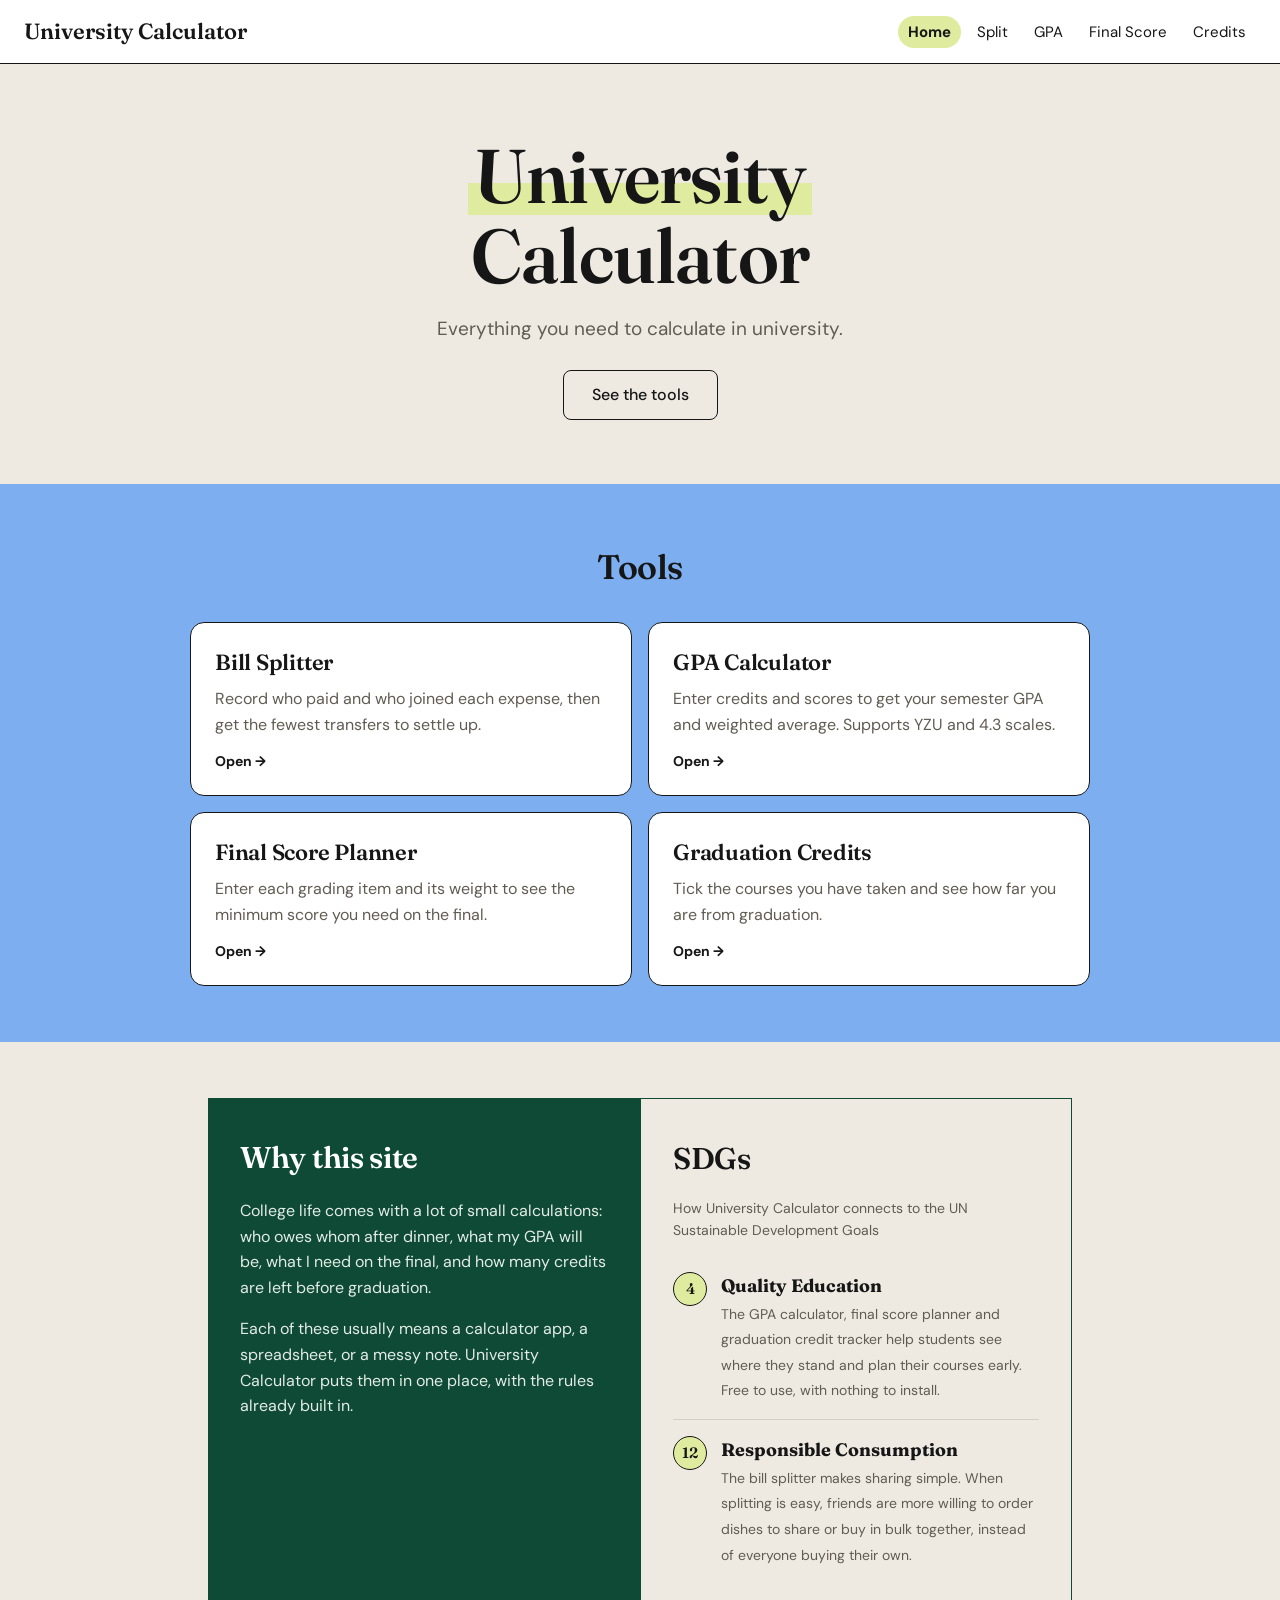
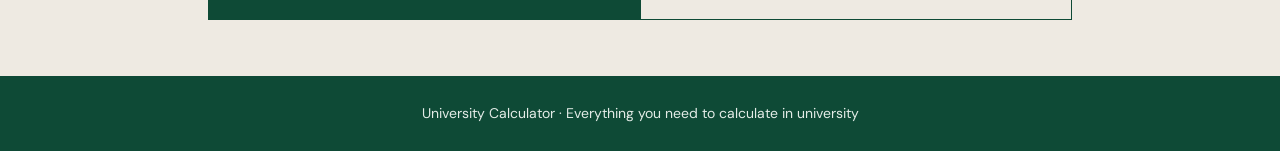
<file: index.html>
<!DOCTYPE html>
<html lang="en">
<head>
  <meta charset="UTF-8">
  <meta name="viewport" content="width=device-width, initial-scale=1.0">
  <title>University Calculator | Everything you need to calculate in university</title>
  <link rel="preconnect" href="https://fonts.googleapis.com">
  <link rel="preconnect" href="https://fonts.gstatic.com" crossorigin>
  <link href="https://fonts.googleapis.com/css2?family=DM+Sans:wght@400;500;700&family=Fraunces:opsz,wght@9..144,500;9..144,600&display=swap" rel="stylesheet">
  <link rel="stylesheet" href="style.css">
</head>
<body>

  <header class="site-header">
    <a class="logo" href="index.html">University Calculator</a>
    <nav>
      <a href="index.html" class="active">Home</a>
      <a href="split.html">Split</a>
      <a href="gpa.html">GPA</a>
      <a href="final.html">Final Score</a>
      <a href="credits.html">Credits</a>
    </nav>
  </header>

  <!-- Hero -->
  <section class="hero">
    <h1><span class="hl">University</span><br>Calculator</h1>
    <p>Everything you need to calculate in university.</p>
    <a class="btn-outline" href="#tools">See the tools</a>
  </section>

  <!-- Tools -->
  <section class="band-blue" id="tools">
    <div class="band-inner">
      <h2>Tools</h2>
      <div class="feature-grid">
        <a class="card feature-card" href="split.html">
          <h3>Bill Splitter</h3>
          <p>Record who paid and who joined each expense, then get the fewest transfers to settle up.</p>
          <span class="go">Open →</span>
        </a>
        <a class="card feature-card" href="gpa.html">
          <h3>GPA Calculator</h3>
          <p>Enter credits and scores to get your semester GPA and weighted average. Supports YZU and 4.3 scales.</p>
          <span class="go">Open →</span>
        </a>
        <a class="card feature-card" href="final.html">
          <h3>Final Score Planner</h3>
          <p>Enter each grading item and its weight to see the minimum score you need on the final.</p>
          <span class="go">Open →</span>
        </a>
        <a class="card feature-card" href="credits.html">
          <h3>Graduation Credits</h3>
          <p>Tick the courses you have taken and see how far you are from graduation.</p>
          <span class="go">Open →</span>
        </a>
      </div>
    </div>
  </section>

  <!-- Why + SDG -->
  <section class="split-section">
    <div class="green-card">
      <h2>Why this site</h2>
      <p>
        College life comes with a lot of small calculations: who owes whom after dinner,
        what my GPA will be, what I need on the final, and how many credits are left before graduation.
      </p>
      <p>
        Each of these usually means a calculator app, a spreadsheet, or a messy note.
        University Calculator puts them in one place, with the rules already built in.
      </p>
    </div>
    <div class="plain-card">
      <h2>SDGs</h2>
      <p class="hint">How University Calculator connects to the UN Sustainable Development Goals</p>
      <ul class="line-list">
        <li><span class="tick sdg-num">4</span><div><strong>Quality Education</strong><br><span class="hint">The GPA calculator, final score planner and graduation credit tracker help students see where they stand and plan their courses early. Free to use, with nothing to install.</span></div></li>
        <li><span class="tick sdg-num">12</span><div><strong>Responsible Consumption</strong><br><span class="hint">The bill splitter makes sharing simple. When splitting is easy, friends are more willing to order dishes to share or buy in bulk together, instead of everyone buying their own.</span></div></li>
      </ul>
    </div>
  </section>

  <footer>
    University Calculator · Everything you need to calculate in university
  </footer>

</body>
</html>
</file>
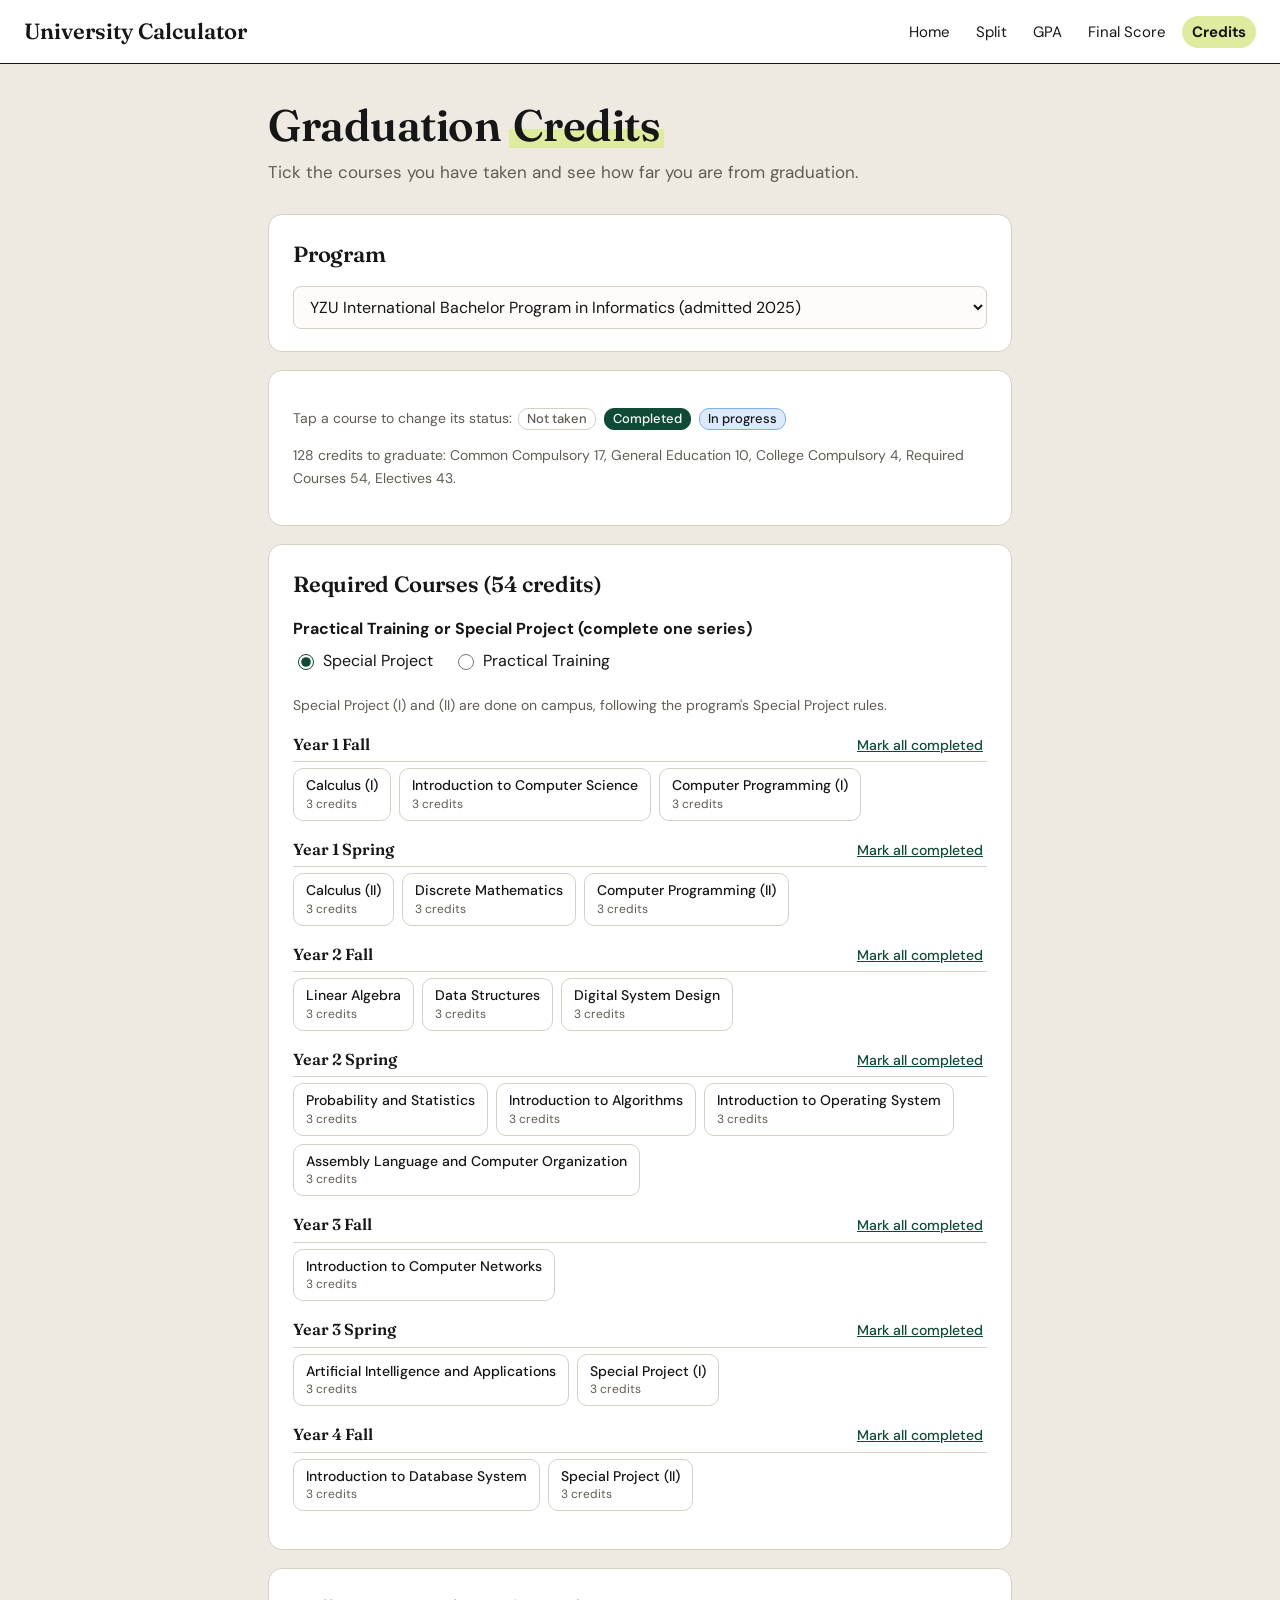
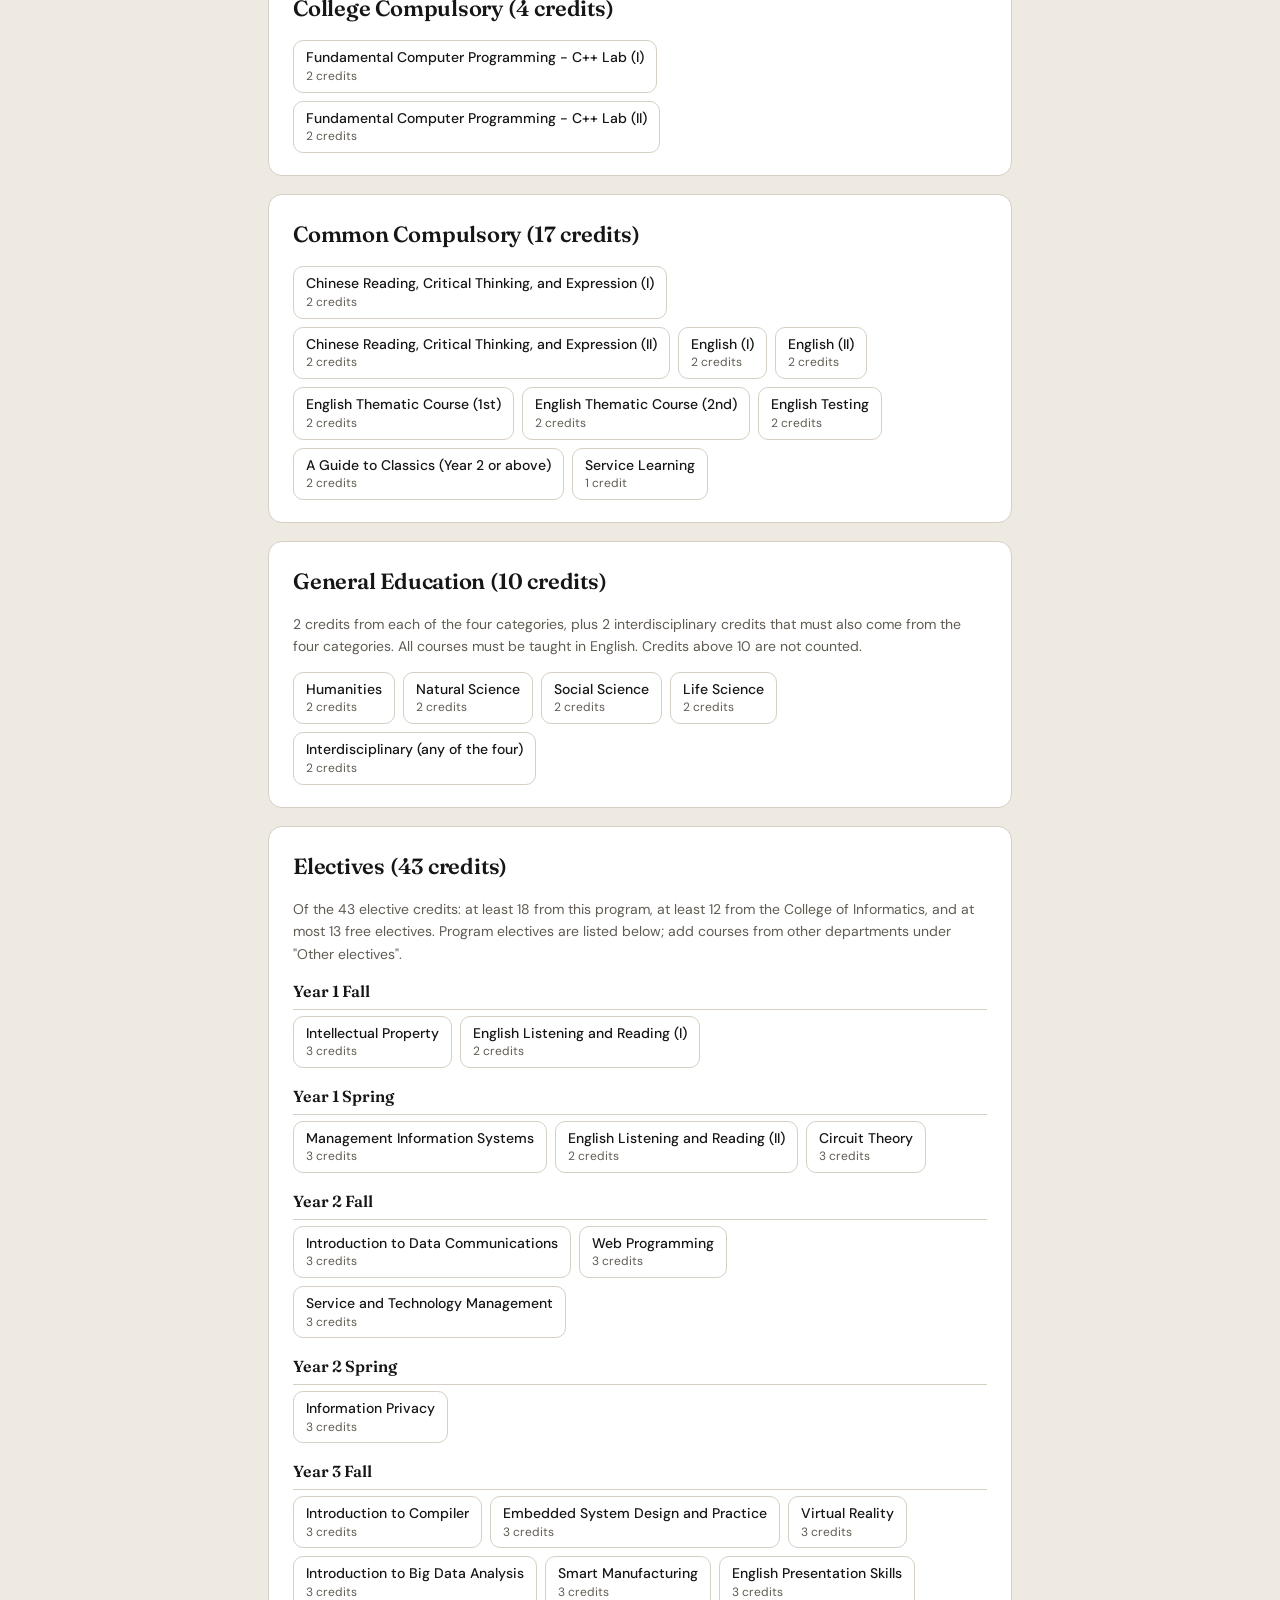
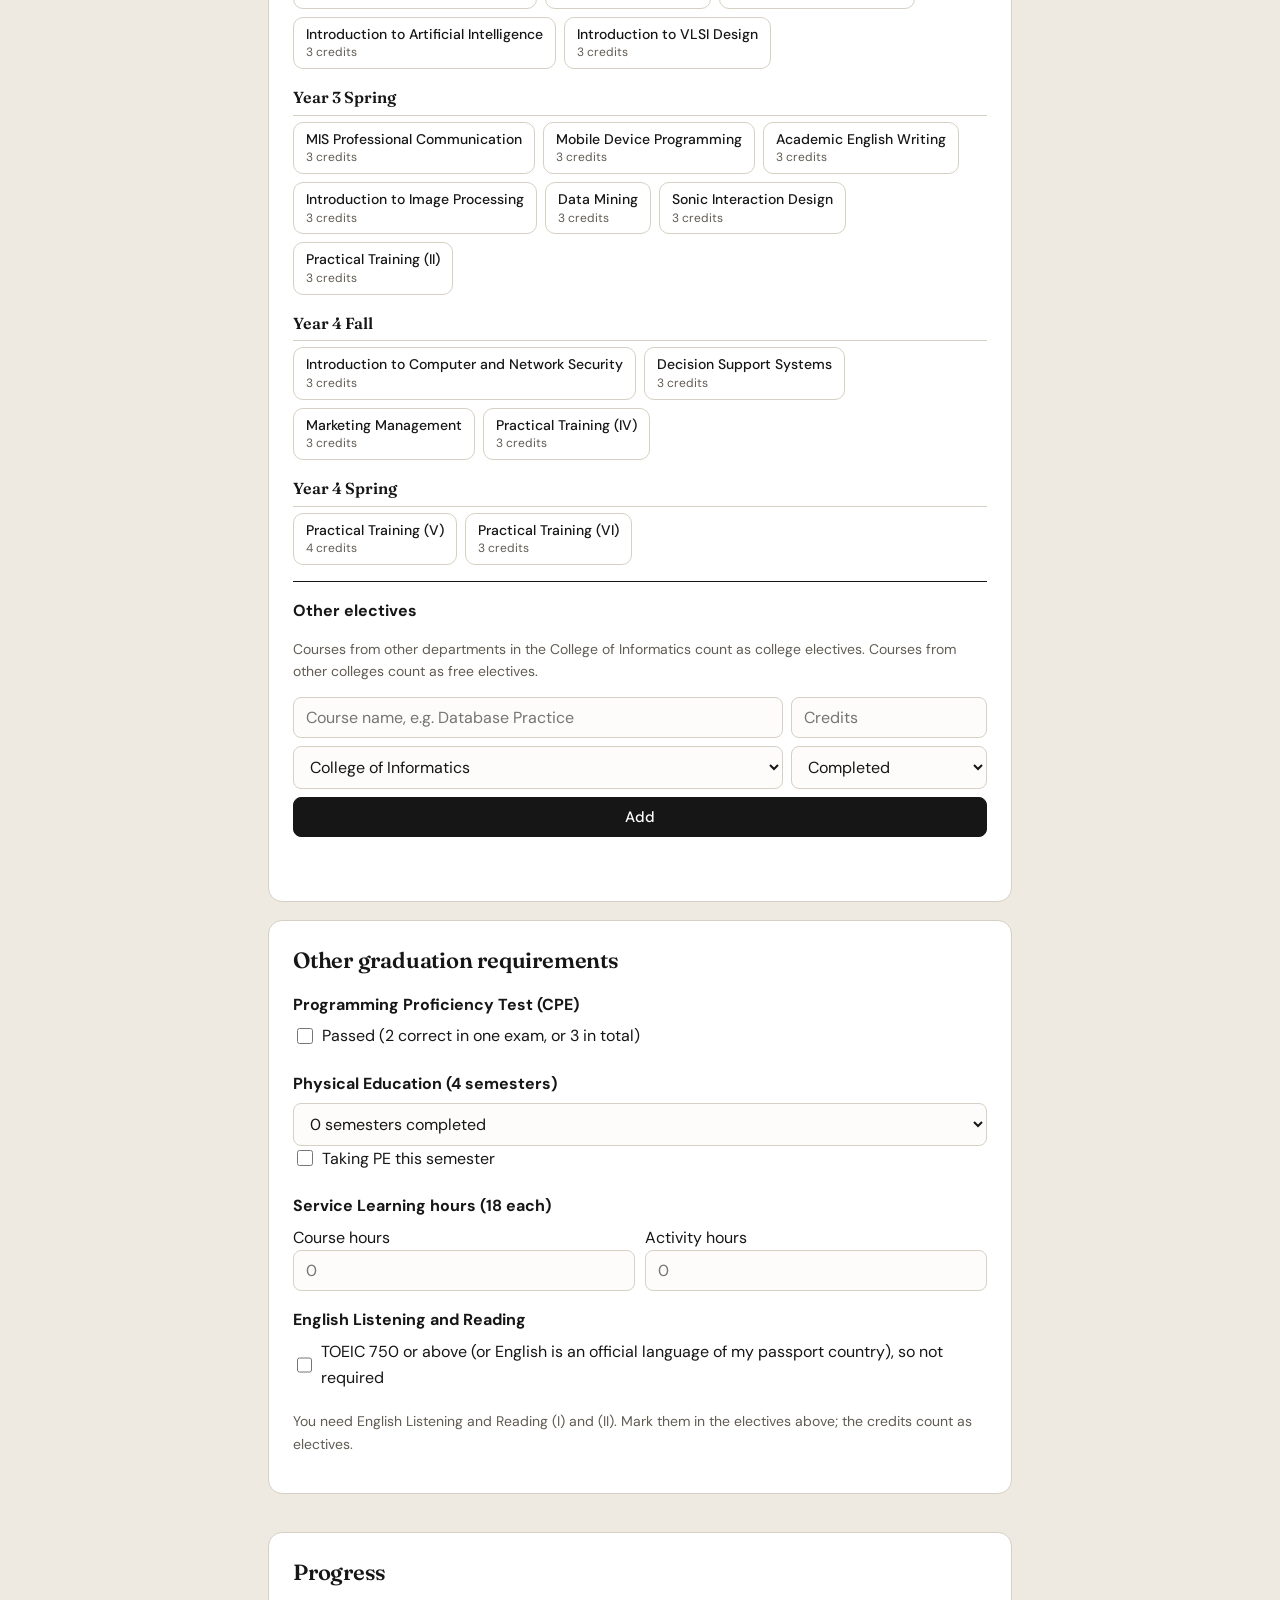
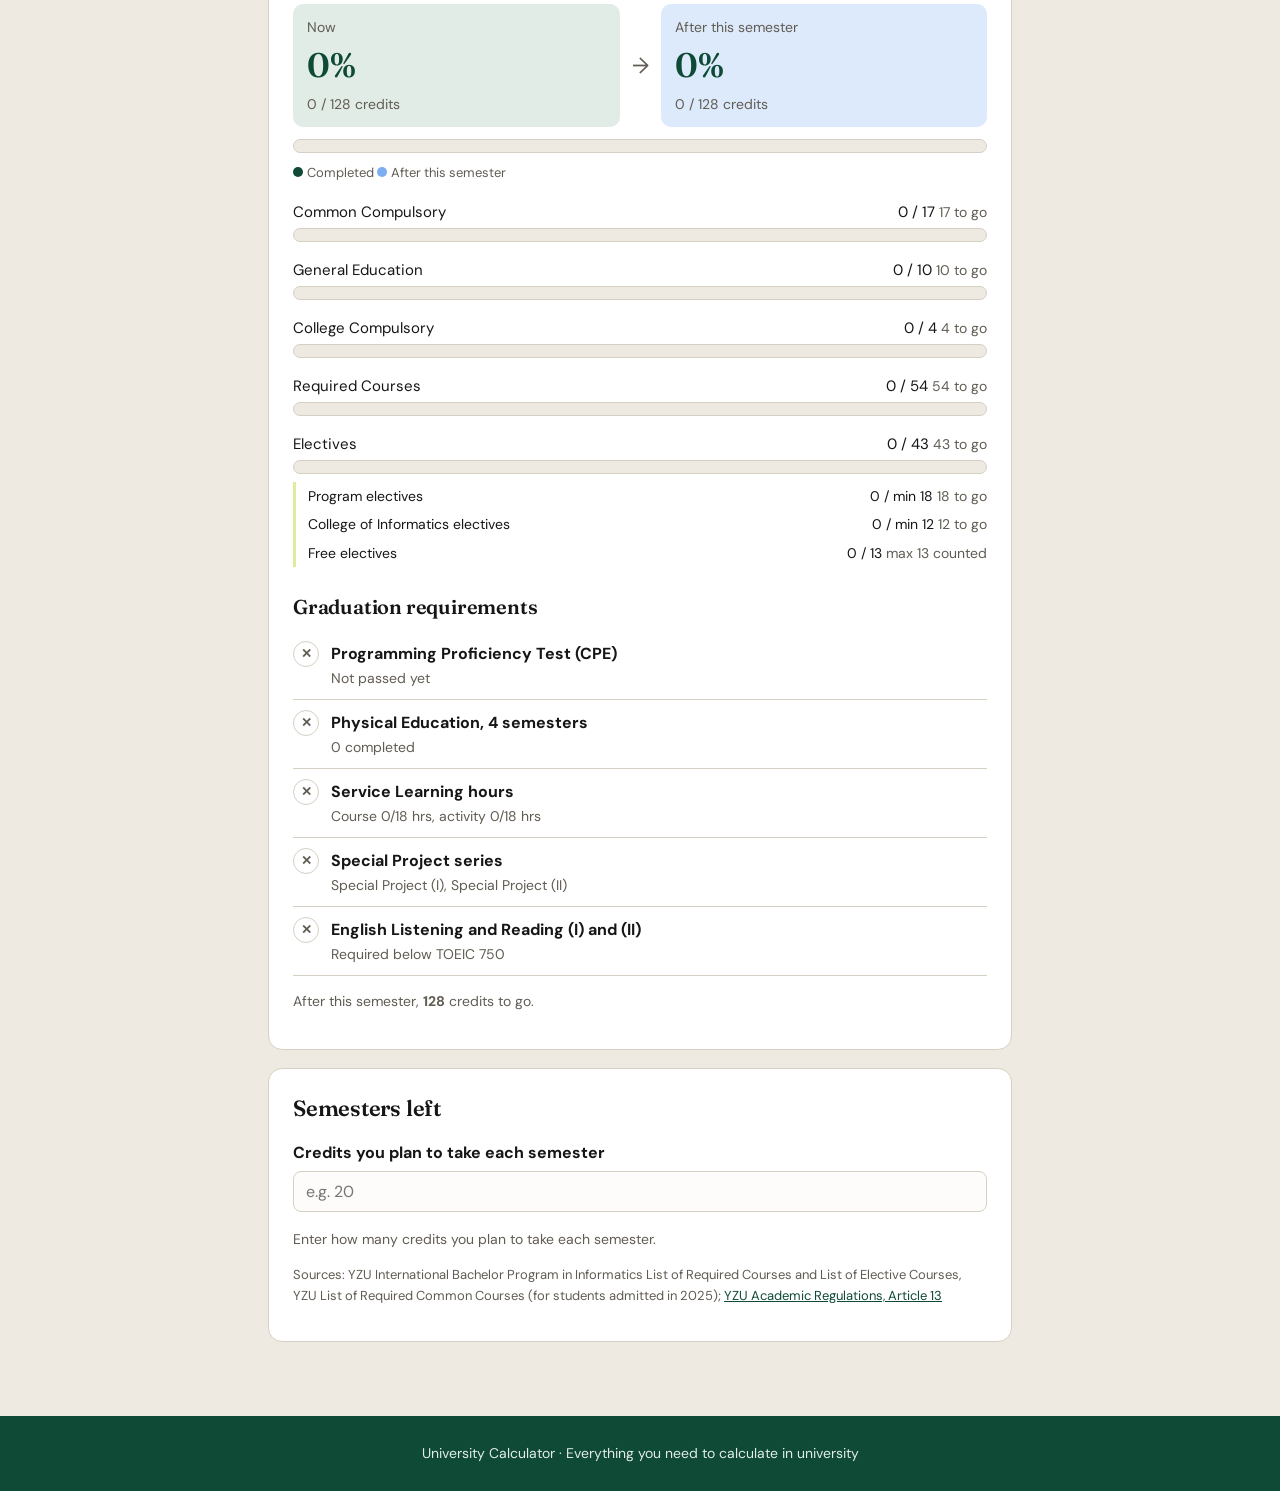
<file: credits.html>
<!DOCTYPE html>
<html lang="en">
<head>
  <meta charset="UTF-8">
  <meta name="viewport" content="width=device-width, initial-scale=1.0">
  <title>Graduation Credits | University Calculator</title>
  <link rel="preconnect" href="https://fonts.googleapis.com">
  <link rel="preconnect" href="https://fonts.gstatic.com" crossorigin>
  <link href="https://fonts.googleapis.com/css2?family=DM+Sans:wght@400;500;700&family=Fraunces:opsz,wght@9..144,500;9..144,600&display=swap" rel="stylesheet">
  <link rel="stylesheet" href="style.css">
</head>
<body>

  <header class="site-header">
    <a class="logo" href="index.html">University Calculator</a>
    <nav>
      <a href="index.html">Home</a>
      <a href="split.html">Split</a>
      <a href="gpa.html">GPA</a>
      <a href="final.html">Final Score</a>
      <a href="credits.html" class="active">Credits</a>
    </nav>
  </header>

  <main class="container">
    <h1>Graduation <span class="hl">Credits</span></h1>
    <p class="subtitle">Tick the courses you have taken and see how far you are from graduation.</p>

    <!-- Program -->
    <section class="card">
      <h2>Program</h2>
      <select id="mode">
        <option value="yzu-ib">YZU International Bachelor Program in Informatics (admitted 2025)</option>
        <option value="custom">Custom (other programs)</option>
      </select>
    </section>

    <!-- ========== YZU International Bachelor Program in Informatics ========== -->
    <div id="yzu-area">
      <section class="card">
        <p class="hint chip-legend">
          Tap a course to change its status:
          <span class="course-chip">Not taken</span>
          <span class="course-chip done">Completed</span>
          <span class="course-chip now">In progress</span>
        </p>
        <p class="hint">128 credits to graduate: Common Compulsory 17, General Education 10, College Compulsory 4, Required Courses 54, Electives 43.</p>
      </section>

      <section class="card">
        <h2>Required Courses (54 credits)</h2>
        <div class="field">
          <span class="field-label">Practical Training or Special Project (complete one series)</span>
          <label class="check"><input type="radio" name="series" value="project" checked> Special Project</label>
          <label class="check"><input type="radio" name="series" value="intern"> Practical Training</label>
          <p class="hint" id="series-note"></p>
        </div>
        <div id="dept-list"></div>
      </section>

      <section class="card">
        <h2>College Compulsory (4 credits)</h2>
        <div id="college-list" class="chip-wrap"></div>
      </section>

      <section class="card">
        <h2>Common Compulsory (17 credits)</h2>
        <div id="common-list" class="chip-wrap"></div>
      </section>

      <section class="card">
        <h2>General Education (10 credits)</h2>
        <p class="hint">2 credits from each of the four categories, plus 2 interdisciplinary credits that must also come from the four categories. All courses must be taught in English. Credits above 10 are not counted.</p>
        <div id="ge-list" class="chip-wrap"></div>
      </section>

      <section class="card">
        <h2>Electives (43 credits)</h2>
        <p class="hint">Of the 43 elective credits: at least 18 from this program, at least 12 from the College of Informatics, and at most 13 free electives. Program electives are listed below; add courses from other departments under "Other electives".</p>
        <div id="elective-list"></div>
        <div class="field outside-field">
          <span class="field-label">Other electives</span>
          <p class="hint">Courses from other departments in the College of Informatics count as college electives. Courses from other colleges count as free electives.</p>
          <div class="outside-form">
            <input type="text" id="out-name" placeholder="Course name, e.g. Database Practice">
            <input type="number" id="out-credit" min="1" max="10" step="1" placeholder="Credits">
            <select id="out-type">
              <option value="college">College of Informatics</option>
              <option value="free">Other college (free elective)</option>
            </select>
            <select id="out-status">
              <option value="done">Completed</option>
              <option value="now">In progress</option>
            </select>
            <button class="primary" id="out-add-btn" type="button">Add</button>
          </div>
          <p class="error" id="out-error"></p>
          <div id="outside-list" class="chip-wrap"></div>
        </div>
      </section>

      <section class="card">
        <h2>Other graduation requirements</h2>

        <div class="field">
          <span class="field-label">Programming Proficiency Test (CPE)</span>
          <label class="check"><input type="checkbox" id="cpe"> Passed (2 correct in one exam, or 3 in total)</label>
        </div>

        <div class="field">
          <span class="field-label">Physical Education (4 semesters)</span>
          <div class="input-row">
            <select id="pe-done">
              <option value="0">0 semesters completed</option>
              <option value="1">1 semester completed</option>
              <option value="2">2 semesters completed</option>
              <option value="3">3 semesters completed</option>
              <option value="4">4 semesters completed</option>
            </select>
          </div>
          <label class="check"><input type="checkbox" id="pe-now"> Taking PE this semester</label>
        </div>

        <div class="field">
          <span class="field-label">Service Learning hours (18 each)</span>
          <div class="two-col" id="service-hours">
            <label>Course hours <input type="number" id="service-course" min="0" placeholder="0"></label>
            <label>Activity hours <input type="number" id="service-activity" min="0" placeholder="0"></label>
          </div>
          <p class="saved" id="service-done-note"></p>
        </div>

        <div class="field">
          <span class="field-label">English Listening and Reading</span>
          <label class="check"><input type="checkbox" id="toeic750"> TOEIC 750 or above (or English is an official language of my passport country), so not required</label>
          <p class="hint" id="listening-note"></p>
        </div>
      </section>
    </div>

    <!-- ========== Custom ========== -->
    <div id="custom-area" class="hidden">
      <section class="card">
        <h2>Credit categories</h2>
        <p class="hint">"Required" comes from your program's graduation requirements. "Done" is what you have completed. "Now" is what you are taking this semester.</p>
        <div class="credit-head">
          <span>Category</span><span>Required</span><span>Done</span><span>Now</span><span></span>
        </div>
        <div id="category-list"></div>
        <div class="btn-row">
          <button id="add-category-btn">+ Add category</button>
          <button id="example-btn">Fill example</button>
          <button class="danger" id="clear-category-btn">Clear all</button>
        </div>
      </section>
    </div>

    <p class="error" id="credit-error"></p>

    <!-- Progress -->
    <section class="card">
      <h2>Progress</h2>
      <div id="progress-result"></div>
    </section>

    <!-- Semesters left -->
    <section class="card">
      <h2>Semesters left</h2>
      <div class="field">
        <label class="field-label" for="per-semester">Credits you plan to take each semester</label>
        <input type="number" id="per-semester" min="1" max="30" step="1" placeholder="e.g. 20">
      </div>
      <div id="semester-result"></div>
      <p class="source">
        Sources: YZU International Bachelor Program in Informatics List of Required Courses and List of Elective Courses, YZU List of Required Common Courses (for students admitted in 2025);
        <a href="https://announce.yzu.edu.tw/files/aa/aaregi/學則1150703.pdf" target="_blank">YZU Academic Regulations, Article 13</a>
      </p>
    </section>
  </main>

  <footer>
    University Calculator · Everything you need to calculate in university
  </footer>

  <script src="credits.js"></script>
</body>
</html>
</file>
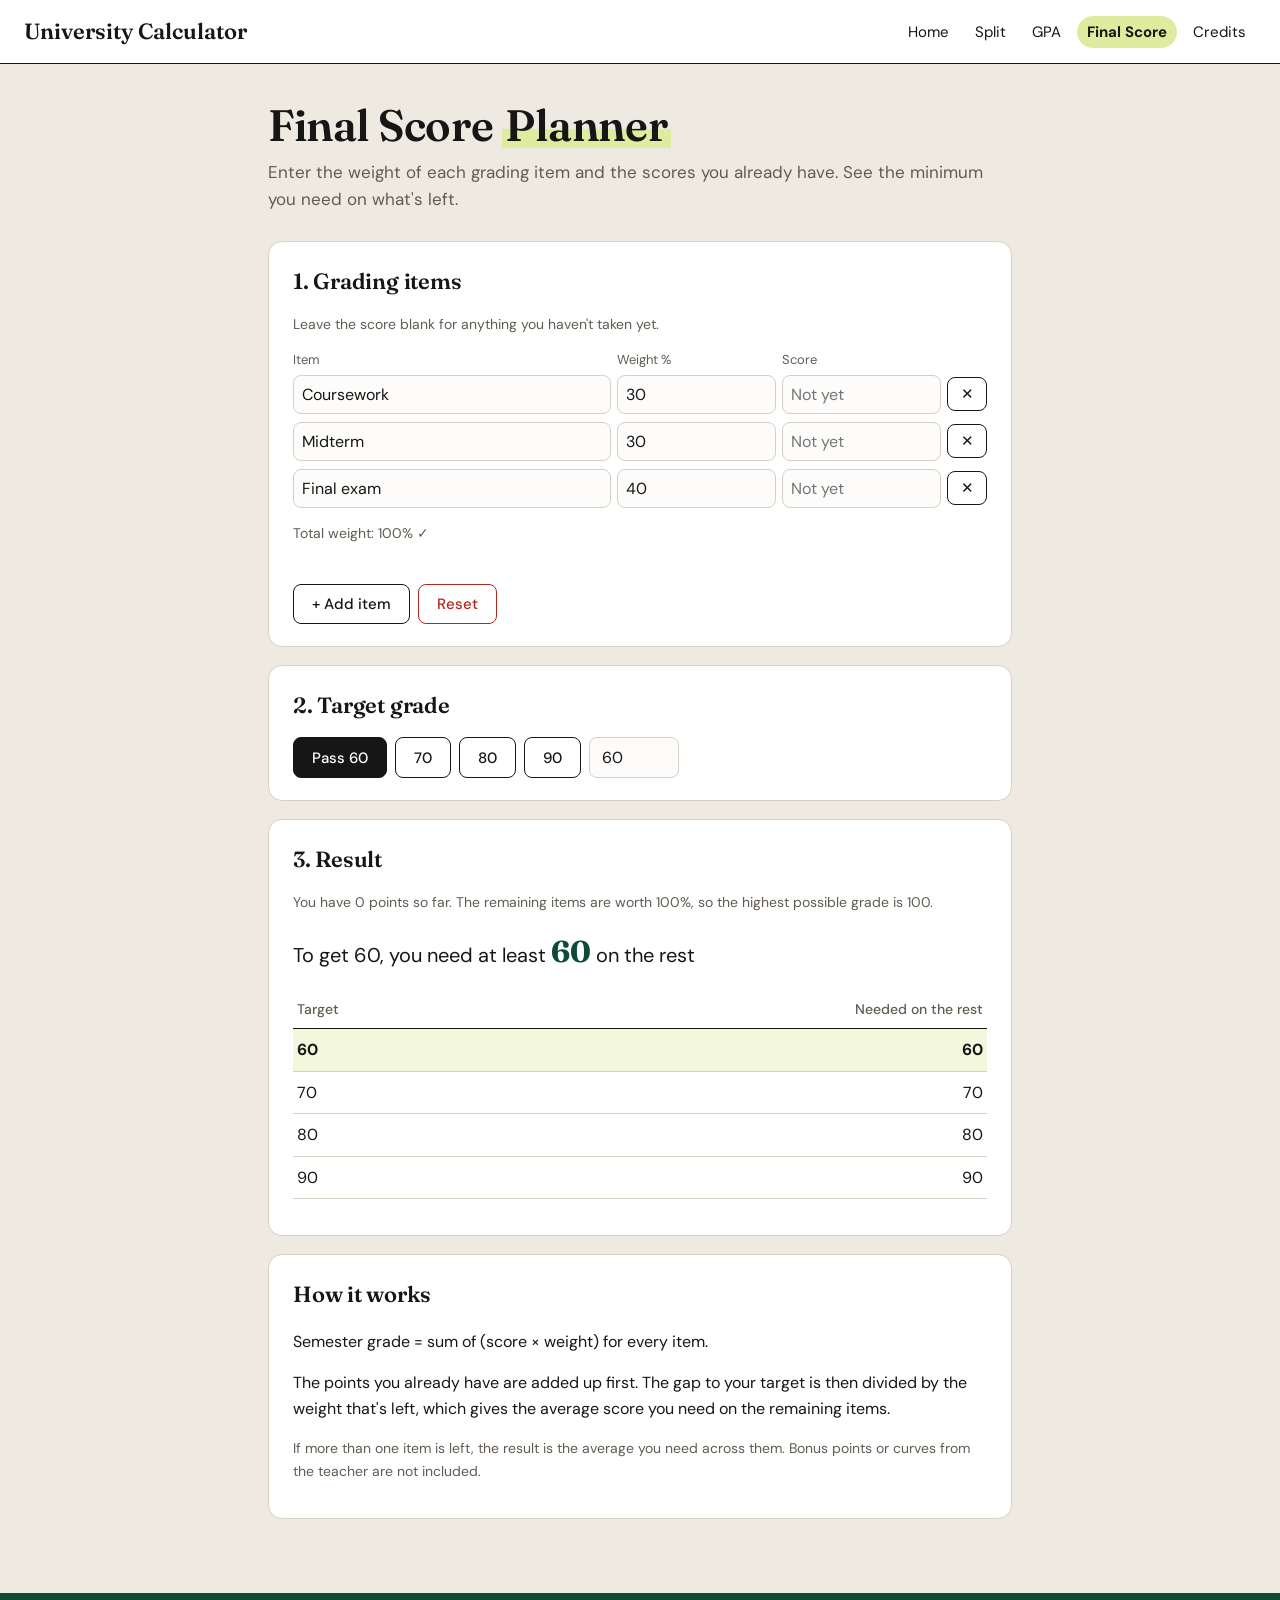
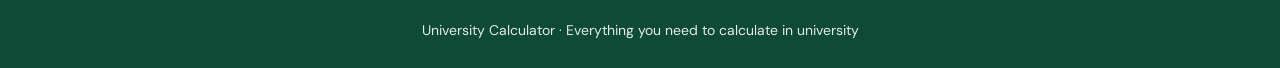
<file: final.html>
<!DOCTYPE html>
<html lang="en">
<head>
  <meta charset="UTF-8">
  <meta name="viewport" content="width=device-width, initial-scale=1.0">
  <title>Final Score Planner | University Calculator</title>
  <link rel="preconnect" href="https://fonts.googleapis.com">
  <link rel="preconnect" href="https://fonts.gstatic.com" crossorigin>
  <link href="https://fonts.googleapis.com/css2?family=DM+Sans:wght@400;500;700&family=Fraunces:opsz,wght@9..144,500;9..144,600&display=swap" rel="stylesheet">
  <link rel="stylesheet" href="style.css">
</head>
<body>

  <header class="site-header">
    <a class="logo" href="index.html">University Calculator</a>
    <nav>
      <a href="index.html">Home</a>
      <a href="split.html">Split</a>
      <a href="gpa.html">GPA</a>
      <a href="final.html" class="active">Final Score</a>
      <a href="credits.html">Credits</a>
    </nav>
  </header>

  <main class="container">
    <h1>Final Score <span class="hl">Planner</span></h1>
    <p class="subtitle">Enter the weight of each grading item and the scores you already have. See the minimum you need on what's left.</p>

    <!-- 1. Grading items -->
    <section class="card">
      <h2>1. Grading items</h2>
      <p class="hint">Leave the score blank for anything you haven't taken yet.</p>
      <div class="item-head">
        <span>Item</span><span>Weight %</span><span>Score</span><span></span>
      </div>
      <div id="item-list"></div>
      <p class="hint" id="weight-sum"></p>
      <p class="error" id="final-error"></p>
      <div class="btn-row">
        <button id="add-item-btn">+ Add item</button>
        <button class="danger" id="reset-item-btn">Reset</button>
      </div>
    </section>

    <!-- 2. Target -->
    <section class="card">
      <h2>2. Target grade</h2>
      <div class="target-row" id="target-row">
        <button type="button" data-target="60" class="target-btn">Pass 60</button>
        <button type="button" data-target="70" class="target-btn">70</button>
        <button type="button" data-target="80" class="target-btn">80</button>
        <button type="button" data-target="90" class="target-btn">90</button>
        <input type="number" id="target" min="1" max="100" step="1" aria-label="Custom target">
      </div>
    </section>

    <!-- 3. Result -->
    <section class="card">
      <h2>3. Result</h2>
      <div id="final-result"></div>
    </section>

    <section class="card">
      <h2>How it works</h2>
      <p>Semester grade = sum of (score × weight) for every item.</p>
      <p>The points you already have are added up first. The gap to your target is then divided by the weight that's left, which gives the average score you need on the remaining items.</p>
      <p class="hint">If more than one item is left, the result is the average you need across them. Bonus points or curves from the teacher are not included.</p>
    </section>
  </main>

  <footer>
    University Calculator · Everything you need to calculate in university
  </footer>

  <script src="final.js"></script>
</body>
</html>
</file>
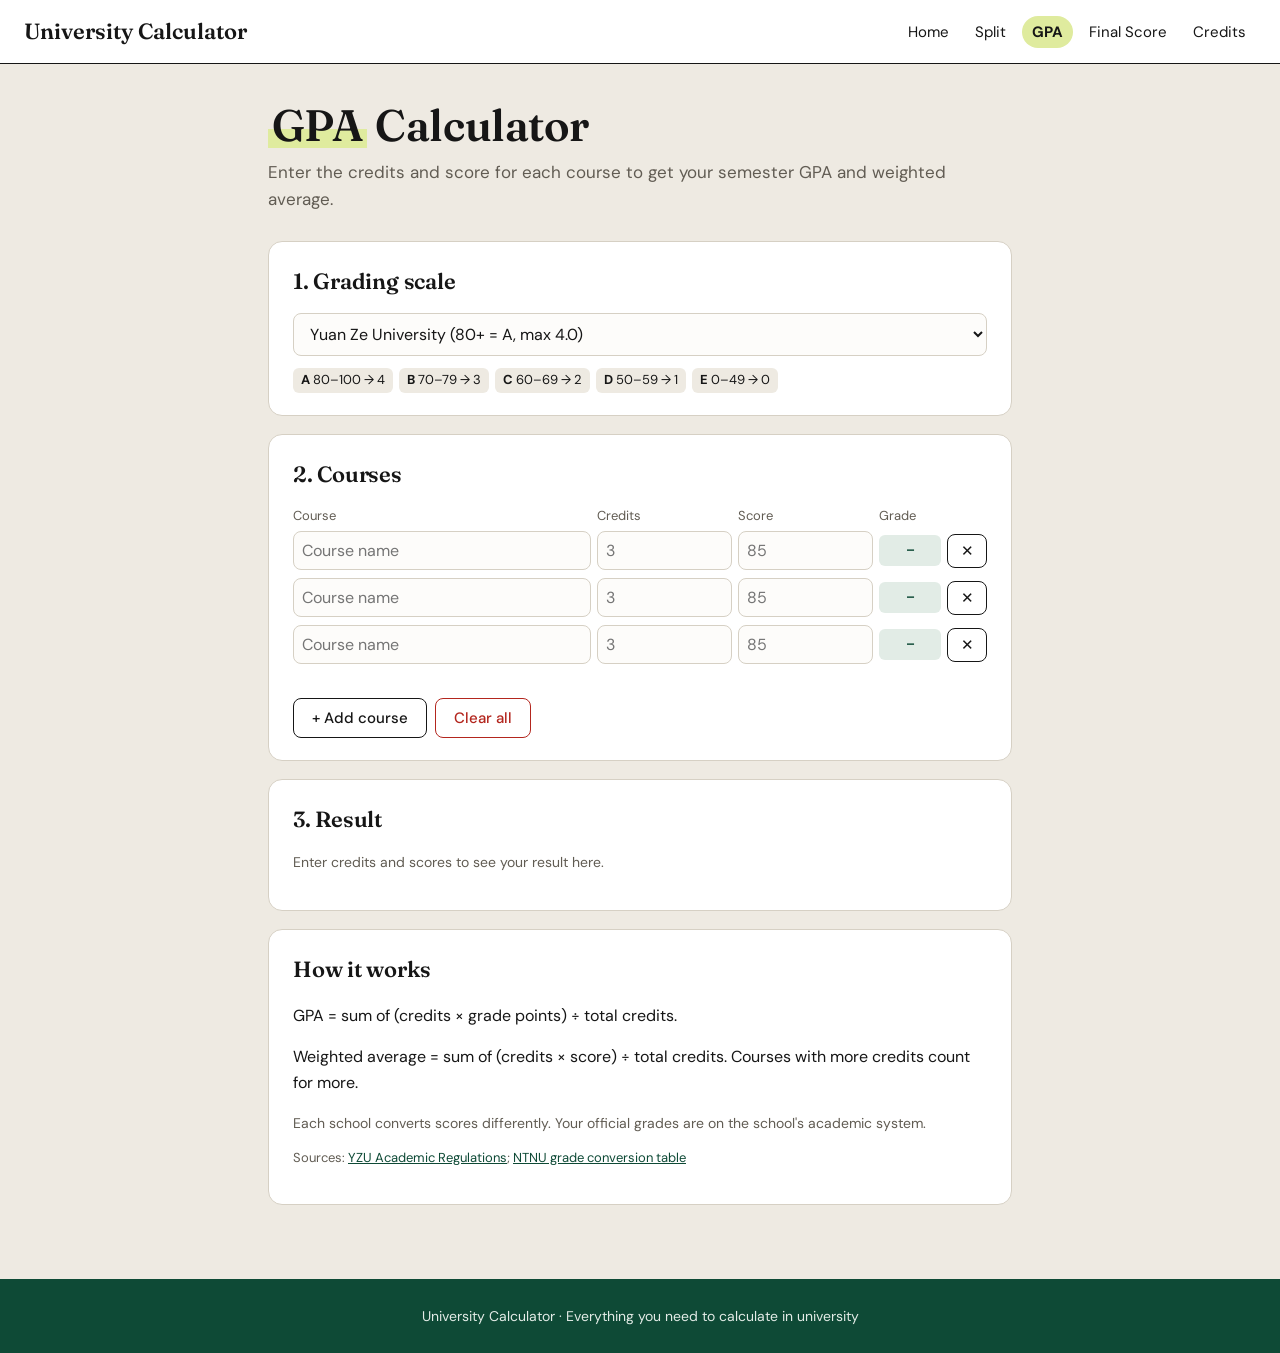
<file: gpa.html>
<!DOCTYPE html>
<html lang="en">
<head>
  <meta charset="UTF-8">
  <meta name="viewport" content="width=device-width, initial-scale=1.0">
  <title>GPA Calculator | University Calculator</title>
  <link rel="preconnect" href="https://fonts.googleapis.com">
  <link rel="preconnect" href="https://fonts.gstatic.com" crossorigin>
  <link href="https://fonts.googleapis.com/css2?family=DM+Sans:wght@400;500;700&family=Fraunces:opsz,wght@9..144,500;9..144,600&display=swap" rel="stylesheet">
  <link rel="stylesheet" href="style.css">
</head>
<body>

  <header class="site-header">
    <a class="logo" href="index.html">University Calculator</a>
    <nav>
      <a href="index.html">Home</a>
      <a href="split.html">Split</a>
      <a href="gpa.html" class="active">GPA</a>
      <a href="final.html">Final Score</a>
      <a href="credits.html">Credits</a>
    </nav>
  </header>

  <main class="container">
    <h1><span class="hl">GPA</span> Calculator</h1>
    <p class="subtitle">Enter the credits and score for each course to get your semester GPA and weighted average.</p>

    <!-- 1. Grading scale -->
    <section class="card">
      <h2>1. Grading scale</h2>
      <select id="scale">
        <option value="yzu">Yuan Ze University (80+ = A, max 4.0)</option>
        <option value="tw43">4.3 scale (used by NTNU and others)</option>
      </select>
      <div id="scale-table" class="scale-table"></div>
    </section>

    <!-- 2. Courses -->
    <section class="card">
      <h2>2. Courses</h2>
      <div class="course-head">
        <span>Course</span><span>Credits</span><span>Score</span><span>Grade</span><span></span>
      </div>
      <div id="course-list"></div>
      <p class="error" id="gpa-error"></p>
      <div class="btn-row">
        <button id="add-course-btn">+ Add course</button>
        <button class="danger" id="clear-course-btn">Clear all</button>
      </div>
    </section>

    <!-- 3. Result -->
    <section class="card">
      <h2>3. Result</h2>
      <div id="gpa-result"></div>
    </section>

    <section class="card">
      <h2>How it works</h2>
      <p>GPA = sum of (credits × grade points) ÷ total credits.</p>
      <p>Weighted average = sum of (credits × score) ÷ total credits. Courses with more credits count for more.</p>
      <p class="hint">Each school converts scores differently. Your official grades are on the school's academic system.</p>
      <p class="source">
        Sources:
        <a href="https://announce.yzu.edu.tw/files/aa/aaregi/學則1150703.pdf" target="_blank">YZU Academic Regulations</a>;
        <a href="https://www.aa.ntnu.edu.tw/uploads/asset/data/677f84c5843f75a255b7f129/%E7%AD%89%E7%AC%AC%E8%88%87%E7%99%BE%E5%88%86%E5%88%B6%E5%96%AE%E7%A7%91%E6%88%90%E7%B8%BE%E5%B0%8D%E7%85%A7%E8%A1%A8.pdf" target="_blank">NTNU grade conversion table</a>
      </p>
    </section>
  </main>

  <footer>
    University Calculator · Everything you need to calculate in university
  </footer>

  <script src="gpa.js"></script>
</body>
</html>
</file>
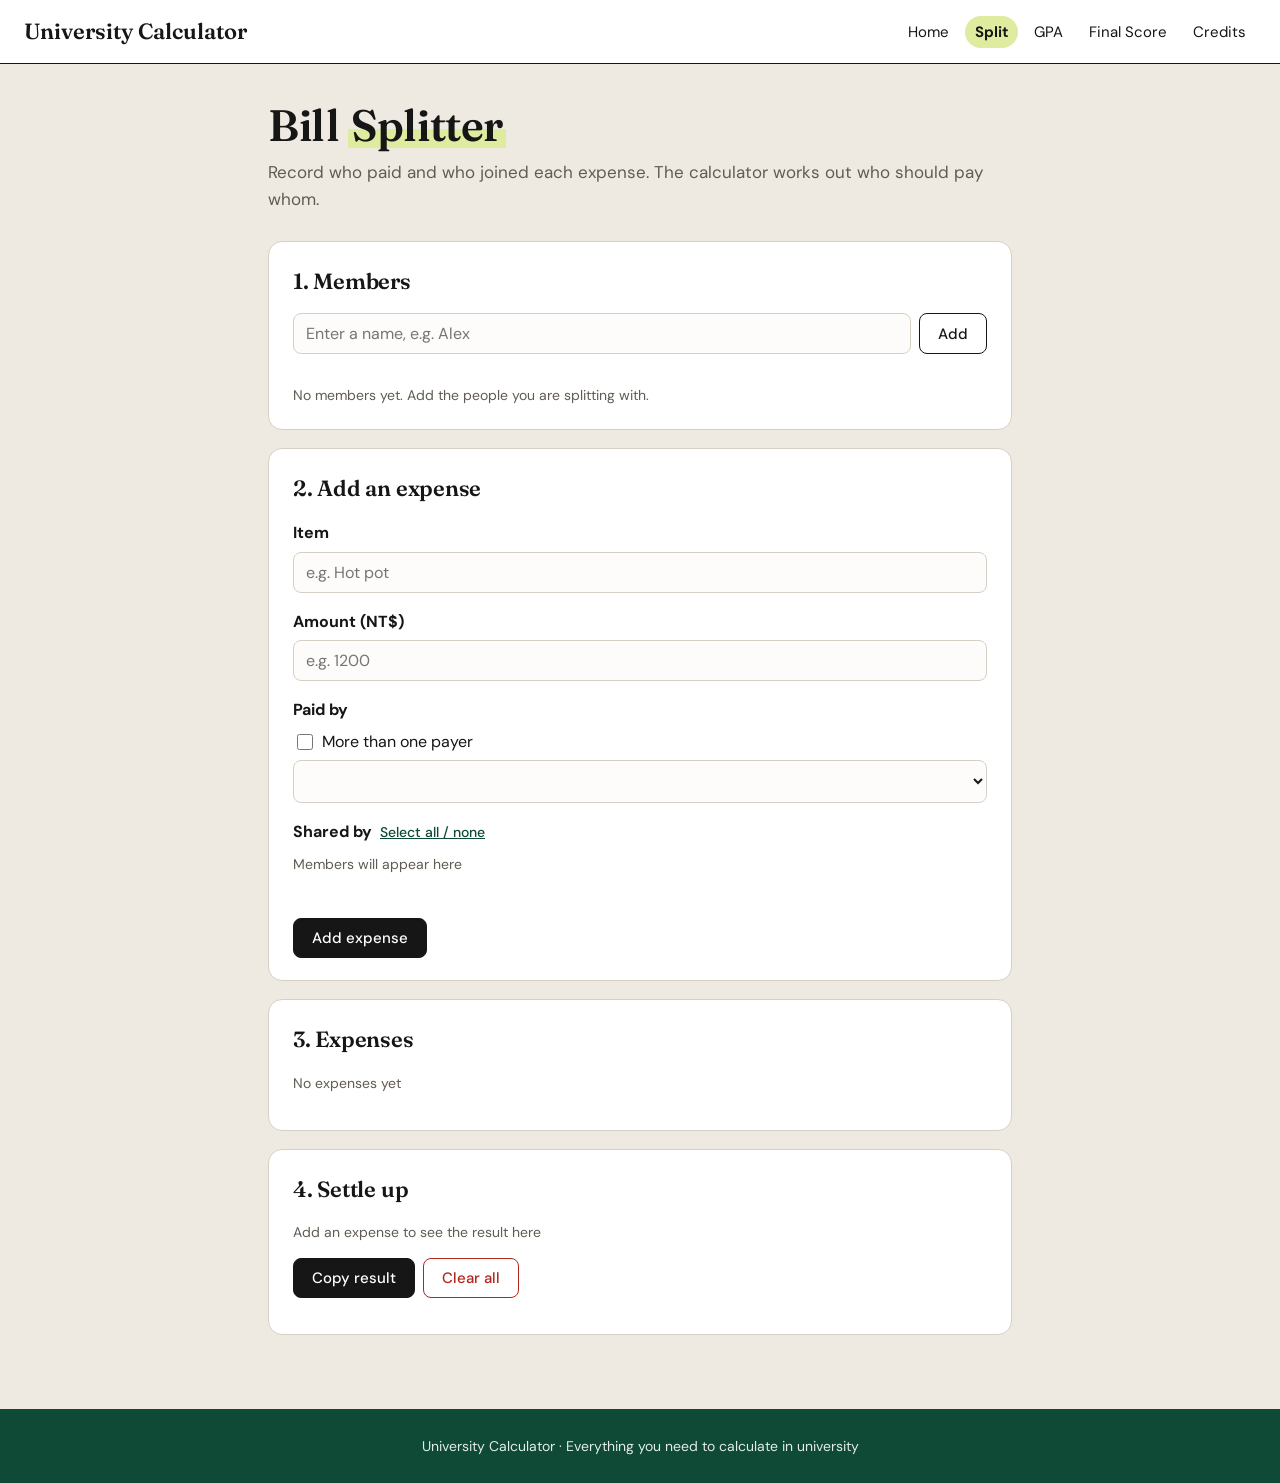
<file: split.html>
<!DOCTYPE html>
<html lang="en">
<head>
  <meta charset="UTF-8">
  <meta name="viewport" content="width=device-width, initial-scale=1.0">
  <title>Bill Splitter | University Calculator</title>
  <link rel="preconnect" href="https://fonts.googleapis.com">
  <link rel="preconnect" href="https://fonts.gstatic.com" crossorigin>
  <link href="https://fonts.googleapis.com/css2?family=DM+Sans:wght@400;500;700&family=Fraunces:opsz,wght@9..144,500;9..144,600&display=swap" rel="stylesheet">
  <link rel="stylesheet" href="style.css">
</head>
<body>

  <header class="site-header">
    <a class="logo" href="index.html">University Calculator</a>
    <nav>
      <a href="index.html">Home</a>
      <a href="split.html" class="active">Split</a>
      <a href="gpa.html">GPA</a>
      <a href="final.html">Final Score</a>
      <a href="credits.html">Credits</a>
    </nav>
  </header>

  <main class="container">
    <h1>Bill <span class="hl">Splitter</span></h1>
    <p class="subtitle">Record who paid and who joined each expense. The calculator works out who should pay whom.</p>

    <!-- 1. Members -->
    <section class="card">
      <h2>1. Members</h2>
      <div class="input-row">
        <input type="text" id="member-name" placeholder="Enter a name, e.g. Alex">
        <button id="add-member-btn">Add</button>
      </div>
      <p class="error" id="member-error"></p>
      <ul class="chip-list" id="member-list"></ul>
    </section>

    <!-- 2. Add an expense -->
    <section class="card" id="expense-form">
      <h2 id="form-title">2. Add an expense</h2>

      <div class="field">
        <label class="field-label" for="expense-title">Item</label>
        <input type="text" id="expense-title" placeholder="e.g. Hot pot">
      </div>

      <div class="field">
        <label class="field-label" for="expense-amount">Amount (NT$)</label>
        <input type="number" id="expense-amount" min="1" step="1" placeholder="e.g. 1200">
      </div>

      <div class="field">
        <span class="field-label">Paid by</span>
        <label class="check"><input type="checkbox" id="multi-payer"> More than one payer</label>
        <select id="payer-select"></select>
        <div id="multi-payer-box" class="hidden"></div>
      </div>

      <div class="field">
        <span class="field-label">
          Shared by
          <button class="link-btn" id="toggle-all-btn" type="button">Select all / none</button>
        </span>
        <div id="participant-box"></div>
      </div>

      <p class="error" id="expense-error"></p>
      <div class="btn-row">
        <button class="primary" id="add-expense-btn">Add expense</button>
        <button class="hidden" id="cancel-edit-btn">Cancel</button>
      </div>
    </section>

    <!-- 3. Expenses -->
    <section class="card">
      <h2>3. Expenses</h2>
      <div id="expense-list"></div>
    </section>

    <!-- 4. Settle up -->
    <section class="card">
      <h2>4. Settle up</h2>
      <div id="result"></div>
      <div class="btn-row">
        <button class="primary" id="copy-btn">Copy result</button>
        <button class="danger" id="clear-btn">Clear all</button>
      </div>
      <p class="hint" id="copy-msg"></p>
    </section>
  </main>

  <footer>
    University Calculator · Everything you need to calculate in university
  </footer>

  <script src="split.js"></script>
</body>
</html>
</file>
<file: style.css>
/* ================================================
   Campus Calc｜共用樣式
   風格：燕麥色背景、天空藍、深墨綠、螢光黃綠底線
   ================================================ */

/* ===== 顏色和基本設定（之後要換風格，主要改這裡） ===== */
:root {
  --bg: #eeeae2;          /* 頁面背景：燕麥色 */
  --card: #ffffff;        /* 卡片背景 */
  --ink: #161616;         /* 主要文字、按鈕 */
  --muted: #615c53;       /* 次要文字 */
  --line: #d6d0c4;        /* 細線、邊框 */
  --blue: #7caef0;        /* 天空藍 */
  --blue-light: #dceafb;  /* 淺藍 */
  --green: #0e4a36;       /* 深墨綠 */
  --green-light: #e2ece6; /* 淺綠 */
  --lime: #dfeb9e;        /* 螢光黃綠 */
  --lime-light: #f3f7dc;  /* 淺黃綠 */
  --danger: #b3261e;      /* 錯誤、刪除、負數 */
  --danger-light: #fbe9e7;
  --radius: 14px;
  --serif: "Fraunces", Georgia, "Noto Serif TC", serif;
  --sans: "DM Sans", -apple-system, "Segoe UI", Roboto, Arial, "Noto Sans TC", sans-serif;
}

* {
  box-sizing: border-box;
}

body {
  margin: 0;
  font-family: var(--sans);
  background: var(--bg);
  color: var(--ink);
  line-height: 1.6;
}

h1,
h2,
h3 {
  font-family: var(--serif);
  font-weight: 600;
  letter-spacing: -0.01em;
}

/* 螢光筆底線：把字包在 <span class="hl"> 裡 */
.hl {
  background: linear-gradient(transparent 58%, var(--lime) 58%, var(--lime) 92%, transparent 92%);
  padding: 0 0.08em;
}

/* ===== 導覽列 ===== */
.site-header {
  background: var(--card);
  border-bottom: 1px solid var(--ink);
  padding: 14px 24px;
  display: flex;
  justify-content: space-between;
  align-items: center;
  flex-wrap: wrap;
  gap: 8px;
  position: sticky;
  top: 0;
  z-index: 10;
}

.logo {
  font-family: var(--serif);
  font-size: 22px;
  font-weight: 600;
  color: var(--ink);
  text-decoration: none;
}

.site-header nav {
  display: flex;
  flex-wrap: wrap;
  gap: 4px 6px;
}

.site-header nav a {
  color: var(--ink);
  text-decoration: none;
  font-size: 15px;
  padding: 4px 10px;
  border-radius: 999px;
}

.site-header nav a:hover {
  background: var(--bg);
}

.site-header nav a.active {
  background: var(--lime);
  font-weight: 700;
}

/* ===== 主要內容 ===== */
.container {
  max-width: 780px;
  margin: 0 auto;
  padding: 36px 18px 56px;
}

.container > h1 {
  font-size: 44px;
  line-height: 1.15;
  margin: 0 0 8px;
}

.subtitle {
  color: var(--muted);
  font-size: 17px;
  margin: 0 0 28px;
}

.card {
  background: var(--card);
  border: 1px solid var(--line);
  border-radius: var(--radius);
  padding: 22px 24px;
  margin-bottom: 18px;
}

.card h2 {
  margin: 0 0 14px;
  font-size: 22px;
}

/* ===== 表單元件 ===== */
input[type="text"],
input[type="number"],
select {
  font-family: var(--sans);
  font-size: 16px;
  padding: 9px 12px;
  border: 1px solid var(--line);
  border-radius: 8px;
  width: 100%;
  background: #fdfcfa;
  color: var(--ink);
}

input:focus,
select:focus {
  outline: 3px solid var(--lime);
  border-color: var(--ink);
}

input[type="checkbox"],
input[type="radio"] {
  accent-color: var(--green);
  width: 16px;
  height: 16px;
}

button {
  font-family: var(--sans);
  font-size: 15px;
  font-weight: 500;
  padding: 9px 18px;
  border: 1px solid var(--ink);
  border-radius: 8px;
  background: transparent;
  color: var(--ink);
  cursor: pointer;
  transition: background 0.15s, transform 0.1s;
}

button:hover {
  background: var(--lime-light);
}

button:active {
  transform: scale(0.98);
}

button.primary,
a.primary {
  background: var(--ink);
  border-color: var(--ink);
  color: #ffffff;
}

button.primary:hover,
a.primary:hover {
  background: var(--green);
  border-color: var(--green);
}

button.danger {
  color: var(--danger);
  border-color: var(--danger);
}

button.danger:hover {
  background: var(--danger-light);
}

.link-btn {
  border: none;
  background: none;
  color: var(--green);
  padding: 0 4px;
  font-size: 14px;
  text-decoration: underline;
}

.link-btn:hover {
  background: none;
  color: var(--ink);
}

.input-row {
  display: flex;
  gap: 8px;
}

.input-row input {
  flex: 1;
}

.input-row button {
  white-space: nowrap;
}

.field {
  margin-bottom: 16px;
}

.field-label {
  display: block;
  font-weight: 700;
  margin-bottom: 6px;
}

.check {
  display: inline-flex;
  align-items: center;
  gap: 6px;
  margin: 0 16px 6px 0;
  cursor: pointer;
}

.payer-row {
  display: flex;
  align-items: center;
  gap: 10px;
  margin-bottom: 6px;
}

.payer-row span {
  min-width: 70px;
}

.btn-row {
  display: flex;
  gap: 8px;
  flex-wrap: wrap;
  margin-top: 12px;
}

.two-col {
  display: grid;
  grid-template-columns: repeat(2, minmax(0, 1fr));
  gap: 10px;
}

.error {
  color: var(--danger);
  font-size: 14px;
  min-height: 1em;
  margin: 6px 0;
}

.hint {
  color: var(--muted);
  font-size: 14px;
}

.saved {
  color: var(--green);
  font-weight: 700;
}

.warning {
  background: var(--danger-light);
  color: #7a1a14;
  border-radius: 8px;
  padding: 10px 14px;
}

.warning-text {
  color: var(--danger);
  font-weight: 700;
}

.hidden {
  display: none !important;
}

.source {
  font-size: 13px;
  color: var(--muted);
  margin-top: 14px;
}

.source a {
  color: var(--green);
}

/* ===== 首頁 ===== */
.hero {
  text-align: center;
  padding: 72px 18px 64px;
}

.hero h1 {
  font-size: 76px;
  line-height: 1.05;
  margin: 0 0 18px;
}

.hero p {
  font-size: 19px;
  color: var(--muted);
  max-width: 520px;
  margin: 0 auto 26px;
}

.hero .btn-outline {
  display: inline-block;
  padding: 11px 28px;
  border: 1px solid var(--ink);
  border-radius: 8px;
  color: var(--ink);
  text-decoration: none;
  font-weight: 500;
}

.hero .btn-outline:hover {
  background: var(--lime);
}

/* 天空藍的工具區 */
.band-blue {
  background: var(--blue);
  padding: 56px 18px;
}

.band-inner {
  max-width: 900px;
  margin: 0 auto;
}

.band-blue h2 {
  text-align: center;
  font-size: 34px;
  margin: 0 0 28px;
}

.feature-grid {
  display: grid;
  grid-template-columns: repeat(2, minmax(0, 1fr));
  gap: 16px;
}

.feature-card {
  display: block;
  text-decoration: none;
  color: var(--ink);
  border-color: var(--ink);
  margin-bottom: 0;
  transition: transform 0.15s, box-shadow 0.15s;
}

.feature-card:hover {
  transform: translateY(-4px);
  box-shadow: 6px 6px 0 var(--ink);
}

.feature-card h3 {
  margin: 0 0 6px;
  font-size: 22px;
}

.feature-card p {
  margin: 0;
  color: var(--muted);
}

.feature-card .go {
  display: inline-block;
  margin-top: 12px;
  font-weight: 700;
  font-size: 14px;
}

/* 墨綠色的說明區 + SDG 區 */
.split-section {
  max-width: 900px;
  margin: 0 auto;
  padding: 56px 18px;
  display: grid;
  grid-template-columns: repeat(auto-fit, minmax(300px, 1fr));
  gap: 0;
}

.green-card {
  background: var(--green);
  color: #ffffff;
  padding: 36px 32px;
}

.green-card h2 {
  font-size: 30px;
  margin: 0 0 14px;
}

.green-card p {
  color: #e3ece7;
}

.plain-card {
  padding: 36px 32px;
  border: 1px solid var(--green);
}

.plain-card h2 {
  font-size: 30px;
  margin: 0 0 6px;
}

.line-list {
  list-style: none;
  padding: 0;
  margin: 0;
}

.line-list li {
  display: flex;
  gap: 14px;
  padding: 16px 0;
  border-bottom: 1px solid var(--line);
}

.line-list li:last-child {
  border-bottom: none;
}

.line-list .tick {
  flex-shrink: 0;
  width: 26px;
  height: 26px;
  border: 1px solid var(--ink);
  border-radius: 50%;
  display: flex;
  align-items: center;
  justify-content: center;
  font-size: 13px;
}

.line-list .sdg-num {
  width: 34px;
  height: 34px;
  font-family: var(--serif);
  font-size: 15px;
  font-weight: 600;
  background: var(--lime);
  border-color: var(--ink);
}

.line-list strong {
  font-family: var(--serif);
  font-size: 18px;
}

/* ===== 頁尾 ===== */
footer {
  text-align: center;
  color: #e3ece7;
  background: var(--green);
  font-size: 14px;
  padding: 26px;
}

/* ===== 成員標籤（分帳） ===== */
.chip-list {
  list-style: none;
  padding: 0;
  margin: 10px 0 0;
  display: flex;
  flex-wrap: wrap;
  gap: 8px;
}

.chip {
  background: var(--blue-light);
  border: 1px solid var(--ink);
  border-radius: 999px;
  padding: 3px 6px 3px 14px;
  display: flex;
  align-items: center;
  gap: 4px;
}

.chip button {
  border: none;
  background: none;
  padding: 0 6px;
  font-size: 14px;
}

/* ===== 消費清單（分帳） ===== */
.expense-item {
  display: flex;
  justify-content: space-between;
  align-items: flex-start;
  gap: 10px;
  padding: 12px 0;
  border-bottom: 1px solid var(--line);
}

.expense-item:last-child {
  border-bottom: none;
}

.expense-item.editing {
  background: var(--lime-light);
  border-radius: 8px;
  padding: 12px;
}

.item-actions {
  display: flex;
  gap: 6px;
  flex-shrink: 0;
}

.item-actions button {
  padding: 6px 12px;
  font-size: 14px;
}

.expense-title {
  font-weight: 700;
}

.expense-meta {
  color: var(--muted);
  font-size: 14px;
}

/* ===== 結算（分帳） ===== */
.total {
  font-family: var(--serif);
  font-size: 30px;
  font-weight: 600;
  margin: 0 0 12px;
}

table {
  width: 100%;
  border-collapse: collapse;
  margin-bottom: 14px;
}

th,
td {
  text-align: right;
  padding: 8px 4px;
  border-bottom: 1px solid var(--line);
}

th:first-child,
td:first-child {
  text-align: left;
}

th {
  color: var(--muted);
  font-weight: 500;
  font-size: 14px;
  border-bottom: 1px solid var(--ink);
}

.plus {
  color: var(--green);
  font-weight: 700;
}

.minus {
  color: var(--danger);
  font-weight: 700;
}

.transfer-list {
  list-style: none;
  padding: 0;
  margin: 0;
}

.transfer-list li {
  background: var(--lime-light);
  border-left: 4px solid var(--lime);
  border-radius: 6px;
  padding: 10px 14px;
  margin-bottom: 8px;
  font-size: 17px;
}

/* ===== 結果數字（GPA 等） ===== */
.big-answer {
  font-size: 20px;
  margin: 0 0 14px;
}

.big-answer strong {
  font-family: var(--serif);
  font-size: 30px;
  color: var(--green);
}

.stat-grid {
  display: grid;
  grid-template-columns: repeat(2, minmax(0, 1fr));
  gap: 12px;
}

.stat {
  background: var(--green-light);
  border-radius: 10px;
  padding: 14px 16px;
}

.stat:first-child {
  background: var(--green);
  color: #ffffff;
}

.stat:first-child .stat-num,
.stat:first-child .stat-label {
  color: #ffffff;
}

.stat-num {
  font-family: var(--serif);
  font-size: 32px;
  font-weight: 600;
  color: var(--green);
}

.stat-label {
  font-size: 14px;
  color: var(--muted);
}

/* ===== GPA ===== */
.scale-table {
  display: flex;
  flex-wrap: wrap;
  gap: 6px;
  margin-top: 12px;
}

.scale-chip {
  background: var(--bg);
  border-radius: 6px;
  padding: 2px 8px;
  font-size: 13px;
}

.course-head,
.course-row {
  display: grid;
  grid-template-columns: minmax(0, 2.2fr) minmax(0, 1fr) minmax(0, 1fr) 62px 40px;
  gap: 6px;
  align-items: center;
}

.course-head,
.item-head,
.credit-head {
  font-size: 13px;
  color: var(--muted);
  margin-bottom: 4px;
}

.course-row,
.item-row,
.credit-row {
  margin-bottom: 8px;
}

.course-row input,
.item-row input,
.credit-row input {
  padding: 8px 8px;
}

.course-row button,
.item-row button,
.credit-row button {
  padding: 6px 0;
}

.grade-badge {
  text-align: center;
  font-size: 13px;
  font-weight: 700;
  color: var(--green);
  background: var(--green-light);
  border-radius: 6px;
  padding: 5px 0;
}

.grade-badge.fail {
  color: var(--danger);
  background: var(--danger-light);
}

/* ===== 期末要考幾分 ===== */
.item-head,
.item-row {
  display: grid;
  grid-template-columns: minmax(0, 2fr) minmax(0, 1fr) minmax(0, 1fr) 40px;
  gap: 6px;
  align-items: center;
}

.target-row {
  display: flex;
  flex-wrap: wrap;
  gap: 8px;
}

.target-row input {
  width: 90px;
}

.target-btn.selected {
  background: var(--ink);
  color: #ffffff;
}

.row-highlight td {
  background: var(--lime-light);
  font-weight: 700;
}

/* ===== 畢業學分 ===== */
.credit-head,
.credit-row {
  display: grid;
  grid-template-columns: minmax(0, 1.6fr) repeat(3, minmax(0, 1fr)) 40px;
  gap: 6px;
  align-items: center;
}

.chip-wrap {
  display: flex;
  flex-wrap: wrap;
  gap: 8px;
}

.course-chip {
  display: inline-flex;
  flex-direction: column;
  align-items: flex-start;
  text-align: left;
  border: 1px solid var(--line);
  background: var(--card);
  border-radius: 10px;
  padding: 7px 12px;
  font-size: 14px;
  font-weight: 500;
  line-height: 1.4;
}

.course-chip:hover {
  border-color: var(--ink);
  background: var(--card);
}

.course-chip .chip-meta {
  font-size: 12px;
  font-weight: 400;
  color: var(--muted);
}

.course-chip.done {
  background: var(--green);
  border-color: var(--green);
  color: #ffffff;
}

.course-chip.done .chip-meta {
  color: #d3e3da;
}

.course-chip.now {
  background: var(--blue-light);
  border-color: var(--blue);
  color: var(--ink);
}

div.course-chip {
  cursor: pointer;
}

.chip-legend .course-chip {
  display: inline-block;
  padding: 1px 8px;
  margin: 0 2px;
  font-size: 13px;
}

.chip-remove {
  margin-left: 8px;
  font-size: 12px;
  opacity: 0.8;
  cursor: pointer;
}

.term-group {
  margin-bottom: 16px;
}

.term-head {
  display: flex;
  justify-content: space-between;
  align-items: center;
  font-family: var(--serif);
  font-weight: 600;
  font-size: 16px;
  margin-bottom: 6px;
  padding-bottom: 4px;
  border-bottom: 1px solid var(--line);
}

.outside-field {
  border-top: 1px solid var(--ink);
  padding-top: 16px;
  margin-top: 8px;
}

.outside-form {
  display: grid;
  grid-template-columns: minmax(0, 2fr) minmax(0, 0.8fr);
  gap: 8px;
}

.outside-form button {
  grid-column: 1 / -1;
}

/* 進度條：深色是已修，淺藍是修課中 */
.progress {
  position: relative;
  height: 14px;
  background: var(--bg);
  border: 1px solid var(--line);
  border-radius: 999px;
  overflow: hidden;
}

.progress-done,
.progress-after {
  position: absolute;
  left: 0;
  top: 0;
  bottom: 0;
  border-radius: 999px;
  transition: width 0.3s;
}

.progress-done {
  background: var(--green);
}

.progress-after {
  background: var(--blue);
}

.progress-total {
  margin-bottom: 10px;
}

.total-compare {
  display: flex;
  align-items: center;
  gap: 12px;
  margin-bottom: 12px;
}

.total-box {
  flex: 1;
  background: var(--green-light);
  border-radius: 10px;
  padding: 12px 14px;
}

.total-box.after {
  background: var(--blue-light);
}

.total-label {
  font-size: 14px;
  color: var(--muted);
}

.total-pct {
  font-family: var(--serif);
  font-size: 34px;
  font-weight: 600;
  color: var(--green);
}

.total-arrow {
  font-size: 22px;
  color: var(--muted);
}

.progress-item {
  margin: 16px 0;
}

.progress-label {
  display: flex;
  justify-content: space-between;
  gap: 8px;
  font-size: 15px;
  margin-bottom: 4px;
}

.legend {
  font-size: 13px;
  color: var(--muted);
}

.dot {
  display: inline-block;
  width: 10px;
  height: 10px;
  border-radius: 50%;
  margin-right: 4px;
}

.dot-done {
  background: var(--green);
}

.dot-after {
  background: var(--blue);
}

.sub-list {
  list-style: none;
  padding: 0 0 0 12px;
  margin: 8px 0 0;
  border-left: 3px solid var(--lime);
  font-size: 14px;
}

.sub-list li {
  display: flex;
  justify-content: space-between;
  gap: 8px;
  padding: 3px 0;
}

.threshold-title {
  margin: 24px 0 8px;
  font-size: 20px;
}

.threshold-list {
  list-style: none;
  padding: 0;
  margin: 0 0 12px;
}

.threshold-list li {
  display: flex;
  gap: 12px;
  align-items: flex-start;
  padding: 10px 0;
  border-bottom: 1px solid var(--line);
}

.th-icon {
  flex-shrink: 0;
  width: 26px;
  height: 26px;
  border-radius: 50%;
  display: flex;
  align-items: center;
  justify-content: center;
  font-size: 13px;
  font-weight: 700;
  border: 1px solid var(--ink);
}

.th-ok .th-icon {
  background: var(--green);
  border-color: var(--green);
  color: #ffffff;
}

.th-now .th-icon {
  background: var(--blue-light);
  border-color: var(--blue);
}

.th-no .th-icon {
  background: var(--card);
  color: var(--muted);
  border-color: var(--line);
}

/* ===== 手機版 ===== */
@media (max-width: 560px) {
  .site-header {
    padding: 12px 14px;
  }
  .site-header nav a {
    padding: 3px 8px;
    font-size: 14px;
  }
  .container > h1 {
    font-size: 34px;
  }
  .hero h1 {
    font-size: 52px;
  }
  .green-card,
  .plain-card {
    padding: 28px 22px;
  }
  .feature-grid {
    grid-template-columns: 1fr;
  }
  th,
  td {
    font-size: 14px;
  }
}
</file>
